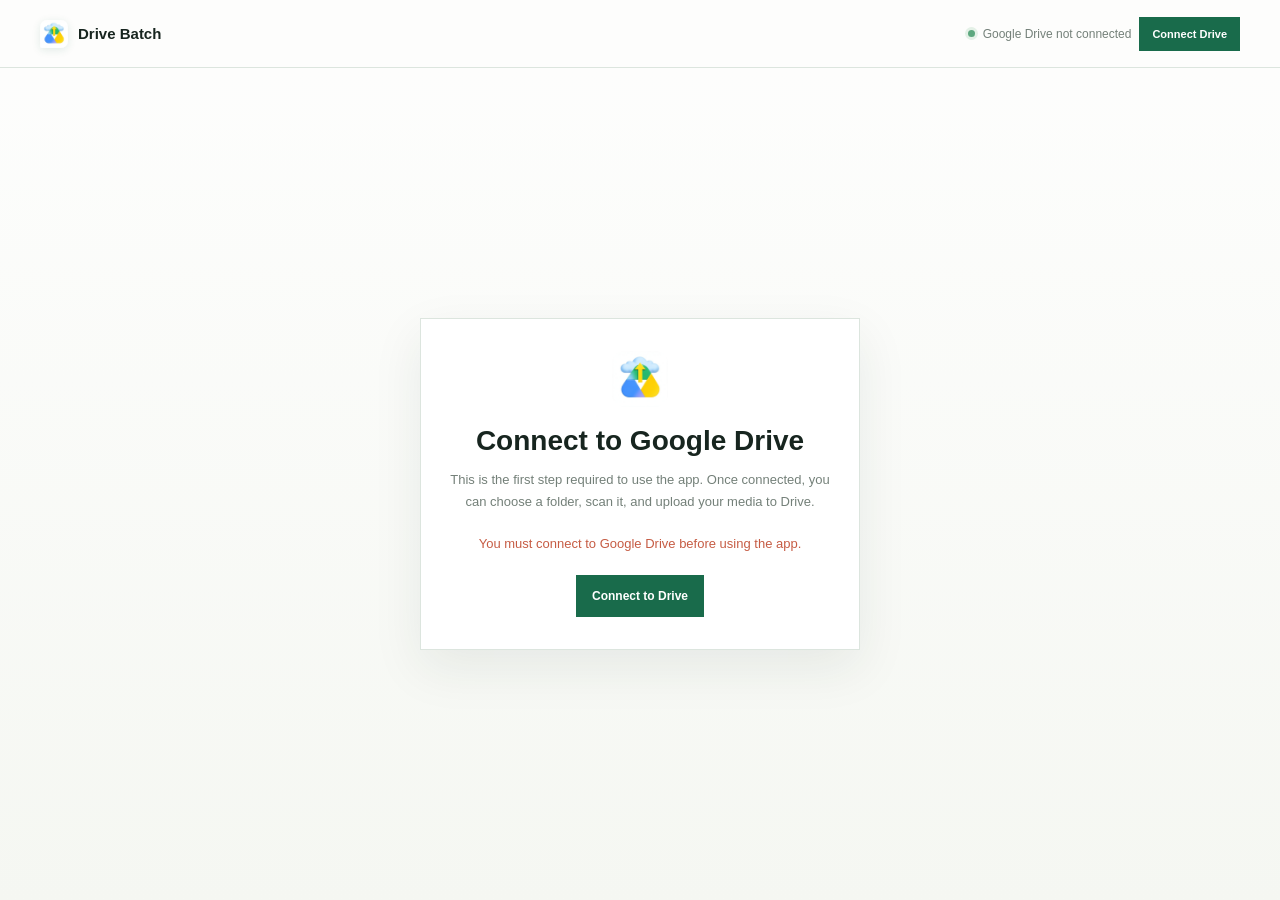
<file: extension/index.html>
<!doctype html>
<html lang="en">
	<head>
		<meta charset="utf-8" />
		<meta name="viewport" content="width=device-width, initial-scale=1" />
		<title>Drive Batch Organizer</title>
		<link rel="stylesheet" href="styles.css" />
	</head>
	<body>
		<header class="topbar">
			<a class="wordmark" href="#" aria-label="Drive Batch Organizer home">
				<img class="brand-image" src="drive-extension.png" alt="Drive Batch Organizer logo" />
				<span>Drive <strong>Batch</strong></span>
			</a>
			<div class="topbar-meta">
				<span class="status-light"></span><span id="connection-label">Local queue ready</span>
				<button id="connect-drive" class="connect-button" type="button">Connect Drive</button>
			</div>
		</header>

		<section id="landing-screen" class="landing-screen" aria-live="polite" aria-label="Google Drive connection">
			<div class="landing-card">
				<img class="landing-logo" src="drive-extension.png" alt="Drive Batch Organizer" />
				<h2>Connect to Google Drive</h2>
				<p>
					This is the first step required to use the app. Once connected, you can choose a folder, scan it,
					and upload your media to Drive.
				</p>
				<p id="landing-status" class="landing-status" role="status" aria-live="polite"></p>
				<button id="landing-connect" class="button button-primary" type="button">Connect to Drive</button>
			</div>
		</section>

		<main id="workspace-app" class="workspace-app" hidden>
			<section class="intro" aria-labelledby="page-title">
				<h1 id="page-title">Sort once.<br /><em>Upload with confidence.</em></h1>
				<p class="intro-copy">
					Choose a local directory, shape the destination, and let a resumable queue do the long work.
				</p>
			</section>

			<section class="workspace" aria-label="Batch configuration and queue">
				<div class="controls">
					<div class="section-heading">
						<span class="step">01</span>
						<h2>Source &amp; destination</h2>
					</div>
					<button id="choose-directory" class="directory-picker" type="button">
						<span class="folder-icon" aria-hidden="true">▱</span>
						<span class="picker-copy"
							><strong id="directory-name">Choose a source directory</strong
							><small id="directory-detail">Nothing is moved or changed locally</small></span
						>
						<span class="picker-action">Browse</span>
					</button>

					<div class="destination-label-row">
						<label class="field-label" for="destination-name">Drive destination folder</label>
						<button
							id="destination-help-toggle"
							class="help-button"
							type="button"
							aria-label="About destination folders"
							aria-expanded="false"
							aria-controls="destination-help"
						>
							?
						</button>
					</div>
					<p id="destination-help" class="destination-help" hidden>
						Enter a new folder name to create it in Drive's root, or paste an existing folder ID. To find
						the ID, open the folder in Drive and copy the long value at the end of the browser URL after
						<code>/folders/</code>. ID-shaped values are used directly; if Drive cannot access that folder,
						the upload will show an error instead of creating a folder with that value as its name.
					</p>
					<div class="input-wrap">
						<span aria-hidden="true">↗</span
						><input
							id="destination-name"
							maxlength="120"
							value="Drive Batch Organizer"
							autocomplete="off"
						/>
					</div>
					<p class="field-note">Use an existing folder ID, or create a new folder by entering its name.</p>

					<div class="section-heading rules-heading">
						<span class="step">02</span>
						<h2>Organization rules</h2>
					</div>
					<div class="rule-grid">
						<label class="select-field"
							><span>Categorize by</span
							><select id="category-rule">
								<option value="year-month">Creation month · YYYY-MM</option>
								<option value="month">Creation month · 1–12</option>
								<option value="none">No subfolders</option>
							</select></label
						>
						<label class="select-field"
							><span>Rename files</span
							><select id="rename-rule">
								<option value="original">Keep original name</option>
								<option value="date-prefix">Creation date + original</option>
								<option value="exact-date">Exact creation date</option>
							</select></label
						>
					</div>
					<div class="action-row">
						<button id="scan-button" class="button button-secondary" type="button" disabled>
							<span aria-hidden="true">⌕</span> Scan directory
						</button>
						<button id="run-button" class="button button-primary" type="button" disabled>
							<span aria-hidden="true">↑</span> Start upload
						</button>
					</div>
					<p id="message" class="message" role="status" aria-live="polite">Select a directory to begin.</p>
				</div>

				<aside class="queue-panel" aria-labelledby="queue-title">
					<div class="section-heading queue-heading">
						<span class="step">03</span>
						<h2 id="queue-title">Transfer queue</h2>
						<span id="queue-count" class="queue-count">0 files</span>
					</div>
					<div class="progress-summary">
						<div class="progress-numbers">
							<strong id="progress-value">0%</strong><span id="progress-detail">Waiting for a scan</span>
						</div>
						<div
							class="progress-track"
							role="progressbar"
							aria-label="Batch progress"
							aria-valuemin="0"
							aria-valuemax="100"
							aria-valuenow="0"
						>
							<span id="progress-bar"></span>
						</div>
					</div>
					<div class="queue-stats" aria-label="Queue status">
						<div><strong id="pending-count">0</strong><span>Pending</span></div>
						<div><strong id="active-count">0</strong><span>Active</span></div>
						<div><strong id="done-count">0</strong><span>Done</span></div>
						<div><strong id="failed-count">0</strong><span>Failed</span></div>
					</div>
					<div class="queue-list-wrap">
						<div class="list-label">
							<span>FILES</span><span id="session-label">NO ACTIVE SESSION</span>
						</div>
						<ol id="queue-list" class="queue-list">
							<li class="empty-state">Scanned files will appear here.</li>
						</ol>
					</div>
					<div class="recovery-note">
						<span class="recovery-icon" aria-hidden="true">↻</span>
						<p>
							<strong>Resume-ready queue</strong><br />Progress is saved locally as each file moves
							through the batch.
						</p>
					</div>
				</aside>
			</section>
			<footer>
				<span>Drive Batch Organizer</span>
				<span>Files stay on your device until uploaded.</span>
				<a href="privacy-policy.html">Privacy Policy</a>
			</footer>
		</main>
		<script type="module" src="app.js"></script>
	</body>
</html>
</file>
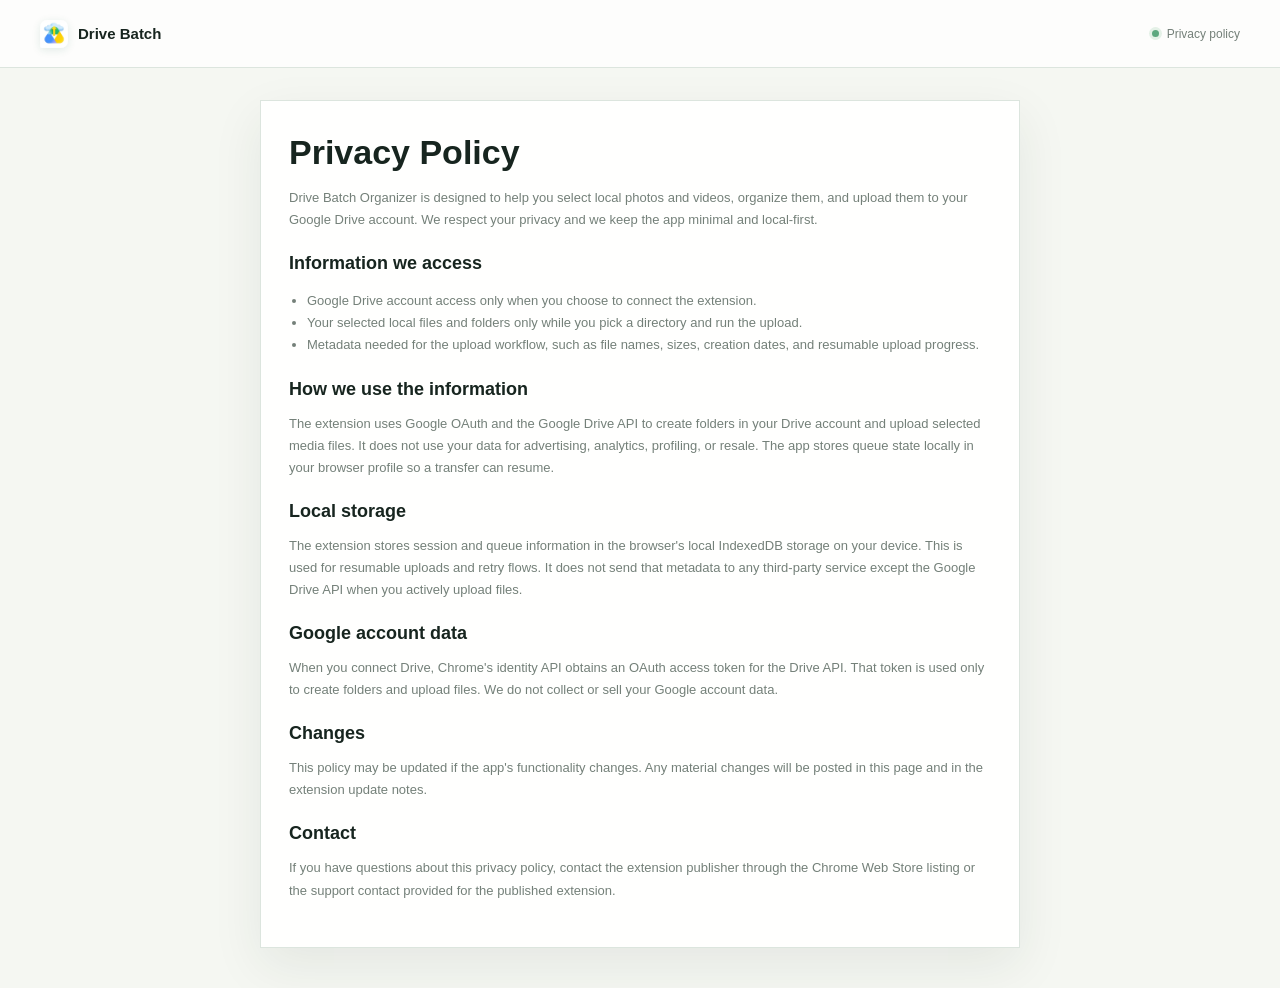
<file: extension/privacy-policy.html>
<!doctype html>
<html lang="en">
	<head>
		<meta charset="utf-8" />
		<meta name="viewport" content="width=device-width, initial-scale=1" />
		<title>Privacy Policy | Drive Batch Organizer</title>
		<link rel="stylesheet" href="styles.css" />
	</head>
	<body>
		<header class="topbar">
			<a class="wordmark" href="index.html" aria-label="Drive Batch Organizer home">
				<img class="brand-image" src="drive-extension.png" alt="Drive Batch Organizer logo" />
				<span>Drive <strong>Batch</strong></span>
			</a>
			<div class="topbar-meta"><span class="status-light"></span><span>Privacy policy</span></div>
		</header>

		<main class="policy-page">
			<section class="policy-card" aria-labelledby="policy-title">
				<h1 id="policy-title">Privacy Policy</h1>
				<p>
					Drive Batch Organizer is designed to help you select local photos and videos, organize them, and
					upload them to your Google Drive account. We respect your privacy and we keep the app minimal and
					local-first.
				</p>

				<h2>Information we access</h2>
				<ul>
					<li>Google Drive account access only when you choose to connect the extension.</li>
					<li>Your selected local files and folders only while you pick a directory and run the upload.</li>
					<li>
						Metadata needed for the upload workflow, such as file names, sizes, creation dates, and
						resumable upload progress.
					</li>
				</ul>

				<h2>How we use the information</h2>
				<p>
					The extension uses Google OAuth and the Google Drive API to create folders in your Drive account and
					upload selected media files. It does not use your data for advertising, analytics, profiling, or
					resale. The app stores queue state locally in your browser profile so a transfer can resume.
				</p>

				<h2>Local storage</h2>
				<p>
					The extension stores session and queue information in the browser's local IndexedDB storage on your
					device. This is used for resumable uploads and retry flows. It does not send that metadata to any
					third-party service except the Google Drive API when you actively upload files.
				</p>

				<h2>Google account data</h2>
				<p>
					When you connect Drive, Chrome's identity API obtains an OAuth access token for the Drive API. That
					token is used only to create folders and upload files. We do not collect or sell your Google account
					data.
				</p>

				<h2>Changes</h2>
				<p>
					This policy may be updated if the app's functionality changes. Any material changes will be posted
					in this page and in the extension update notes.
				</p>

				<h2>Contact</h2>
				<p>
					If you have questions about this privacy policy, contact the extension publisher through the Chrome
					Web Store listing or the support contact provided for the published extension.
				</p>
			</section>
		</main>
	</body>
</html>
</file>
<file: extension/styles.css>
:root {
	color-scheme: light;
	--ink: #17251f;
	--muted: #748079;
	--line: #dce5de;
	--paper: #f5f7f2;
	--white: #fff;
	--green: #196b4b;
	--green-dark: #124d37;
	--lime: #d4ef76;
	--coral: #c65c44;
	--mono: "SFMono-Regular", Consolas, monospace;
	--sans: "Avenir Next", "Trebuchet MS", sans-serif;
	--display: "Avenir Next", "Trebuchet MS", sans-serif;
}

* {
	box-sizing: border-box;
}
body {
	margin: 0;
	min-width: 360px;
	background: var(--paper);
	color: var(--ink);
	font-family: var(--sans);
}
.topbar {
	height: 68px;
	display: flex;
	align-items: center;
	justify-content: space-between;
	padding: 0 max(28px, calc((100vw - 1200px) / 2));
	border-bottom: 1px solid var(--line);
	background: rgba(255, 255, 255, 0.82);
}
.wordmark {
	display: flex;
	align-items: center;
	gap: 10px;
	text-decoration: none;
	color: var(--ink);
	font-family: var(--display);
	font-size: 15px;
	font-weight: 600;
}
.wordmark strong {
	font-weight: 800;
}
.brand-image {
	width: 28px;
	height: 28px;
	display: block;
	border-radius: 7px 7px 7px 2px;
	object-fit: cover;
	box-shadow: 0 2px 8px rgba(25, 107, 75, 0.12);
}
.topbar-meta {
	display: flex;
	align-items: center;
	gap: 8px;
	color: var(--muted);
	font-size: 12px;
}
.landing-screen {
	display: grid;
	place-items: center;
	min-height: calc(100vh - 68px);
	padding: 40px 20px;
	background: linear-gradient(180deg, rgba(255, 255, 255, 0.8), rgba(245, 247, 242, 0.9));
}
.landing-card {
	max-width: 440px;
	padding: 32px 26px;
	border: 1px solid var(--line);
	background: rgba(255, 255, 255, 0.96);
	box-shadow: 0 18px 48px rgba(27, 52, 39, 0.08);
	text-align: center;
}
.landing-logo {
	width: 56px;
	height: 56px;
	margin: 0 auto 14px;
	border-radius: 14px;
	object-fit: cover;
}
.landing-card h2 {
	margin: 0 0 12px;
	font-family: var(--display);
	font-size: 28px;
}
.landing-card p {
	margin: 0 0 20px;
	color: var(--muted);
	font-size: 13px;
	line-height: 1.7;
}
.landing-status {
	min-height: 20px;
	margin: -6px 0 16px;
	color: var(--muted);
	font-size: 12px;
	line-height: 1.5;
}
.landing-status[data-kind="error"] {
	color: var(--coral);
}
.landing-status[data-kind="success"] {
	color: var(--green);
}
.landing-screen[hidden],
.workspace-app[hidden] {
	display: none !important;
}
.status-light {
	width: 7px;
	height: 7px;
	border-radius: 50%;
	background: #5da87f;
	box-shadow: 0 0 0 3px #e4f1e7;
}
.connect-button {
	min-height: 34px;
	padding: 0 12px;
	border: 1px solid var(--green);
	color: #fff;
	background: var(--green);
	font: 600 11px var(--sans);
	cursor: pointer;
}
.connect-button:hover:not(:disabled) {
	background: var(--green-dark);
}
.connect-button:disabled {
	border-color: var(--line);
	color: var(--green-dark);
	background: #edf5ec;
	cursor: default;
}
main {
	max-width: 1200px;
	margin: 0 auto;
	padding: 28px 28px 30px;
}
.intro {
	position: relative;
	padding: 0 0 24px;
}
.intro::after {
	position: absolute;
	content: "";
	width: 220px;
	height: 4px;
	left: 0;
	bottom: 0;
	background: var(--lime);
}
.eyebrow,
.step,
.list-label,
footer {
	font-family: var(--mono);
	letter-spacing: 0;
}
.eyebrow {
	margin: 0 0 19px;
	color: var(--green);
	font-size: 10px;
	font-weight: 500;
}
.eyebrow span {
	padding: 0 7px;
	color: #9daaa0;
}
h1 {
	margin: 0;
	font-family: var(--display);
	font-size: 43px;
	line-height: 1.12;
	font-weight: 700;
}
h1 em {
	color: var(--green);
	font-style: normal;
}
.intro-copy {
	max-width: 490px;
	margin: 15px 0 0;
	color: var(--muted);
	font-size: 14px;
	line-height: 1.65;
}
.workspace {
	display: grid;
	grid-template-columns: minmax(0, 1fr) minmax(360px, 0.92fr);
	margin-top: 37px;
	border: 1px solid var(--line);
	background: var(--white);
	box-shadow: 0 18px 48px rgba(27, 52, 39, 0.06);
}
.controls {
	padding: 30px 34px 26px;
	border-right: 1px solid var(--line);
}
.section-heading {
	display: flex;
	align-items: center;
	gap: 11px;
	min-height: 22px;
}
.section-heading h2 {
	margin: 0;
	font-family: var(--display);
	font-size: 16px;
	font-weight: 700;
}
.step {
	color: var(--green);
	font-size: 10px;
	font-weight: 500;
}
.directory-picker {
	width: 100%;
	display: flex;
	align-items: center;
	gap: 13px;
	margin: 21px 0 23px;
	padding: 15px 14px;
	border: 1px dashed #aebfb2;
	background: #f8faf6;
	color: var(--ink);
	text-align: left;
	cursor: pointer;
	transition:
		background 0.18s,
		border-color 0.18s;
}
.directory-picker:hover {
	background: #eff5ed;
	border-color: var(--green);
}
.folder-icon {
	color: var(--green);
	font-size: 25px;
	line-height: 1;
}
.picker-copy {
	flex: 1;
	display: flex;
	flex-direction: column;
	gap: 4px;
	min-width: 0;
}
.picker-copy strong {
	overflow: hidden;
	font-size: 13px;
	font-weight: 600;
	text-overflow: ellipsis;
	white-space: nowrap;
}
.picker-copy small {
	color: var(--muted);
	font-size: 11px;
}
.picker-action {
	padding: 7px 10px;
	background: var(--green);
	color: #fff;
	font-size: 11px;
	font-weight: 600;
}
.field-label,
.select-field > span {
	display: block;
	color: #526158;
	font-size: 11px;
	font-weight: 600;
}
.destination-label-row {
	display: flex;
	align-items: center;
	gap: 7px;
}
.help-button {
	width: 17px;
	height: 17px;
	display: inline-grid;
	place-items: center;
	padding: 0;
	border: 1px solid #aebfb2;
	border-radius: 50%;
	color: var(--green);
	background: #fff;
	font: 600 10px var(--sans);
	line-height: 1;
	cursor: pointer;
}
.help-button:hover,
.help-button:focus-visible {
	border-color: var(--green);
	background: #eff5ed;
}
.destination-help {
	margin: 8px 0 0;
	padding: 10px 12px;
	border-left: 2px solid var(--green);
	color: #526158;
	background: #f3f7f1;
	font-size: 11px;
	line-height: 1.55;
}
.destination-help code {
	font: 10px var(--mono);
}
.input-wrap {
	display: flex;
	align-items: center;
	gap: 9px;
	height: 42px;
	margin-top: 8px;
	padding: 0 12px;
	border: 1px solid var(--line);
	color: var(--green);
}
.input-wrap input {
	width: 100%;
	height: 100%;
	padding: 0;
	border: 0;
	outline: 0;
	color: var(--ink);
	background: transparent;
	font: 500 13px var(--sans);
}
.input-wrap:focus-within {
	border-color: var(--green);
	box-shadow: 0 0 0 2px rgba(25, 107, 75, 0.09);
}
.field-note {
	margin: 7px 0 0;
	color: var(--muted);
	font-size: 10px;
}
.rules-heading {
	margin-top: 28px;
}
.rule-grid {
	display: grid;
	grid-template-columns: 1fr 1fr;
	gap: 13px;
	margin-top: 16px;
}
.select-field select {
	width: 100%;
	height: 42px;
	margin-top: 8px;
	padding: 0 30px 0 10px;
	border: 1px solid var(--line);
	border-radius: 0;
	color: var(--ink);
	background: #fff;
	font: 500 11px var(--sans);
}
.select-field select:focus {
	outline: 2px solid rgba(25, 107, 75, 0.25);
	outline-offset: 1px;
}
.action-row {
	display: flex;
	gap: 10px;
	margin-top: 24px;
}
.button {
	display: inline-flex;
	align-items: center;
	justify-content: center;
	gap: 8px;
	min-height: 42px;
	padding: 0 15px;
	border: 1px solid var(--green);
	font: 600 12px var(--sans);
	cursor: pointer;
	transition:
		background 0.18s,
		transform 0.18s;
}
.button:active:not(:disabled) {
	transform: translateY(1px);
}
.button:disabled {
	opacity: 0.43;
	cursor: not-allowed;
}
.button-secondary {
	color: var(--green);
	background: #fff;
}
.button-secondary:hover:not(:disabled) {
	background: #f1f6f1;
}
.button-primary {
	flex: 1;
	color: #fff;
	background: var(--green);
}
.button-primary:hover:not(:disabled) {
	background: var(--green-dark);
}
.message {
	min-height: 16px;
	margin: 12px 0 0;
	color: var(--muted);
	font-size: 11px;
}
.message[data-kind="error"] {
	color: var(--coral);
}
.message[data-kind="success"] {
	color: var(--green);
}
.queue-panel {
	min-width: 0;
	padding: 30px 30px 24px;
}
.queue-heading {
	gap: 10px;
}
.queue-count {
	margin-left: auto;
	color: var(--muted);
	font: 10px var(--mono);
}
.progress-summary {
	margin-top: 28px;
}
.progress-numbers {
	display: flex;
	align-items: baseline;
	justify-content: space-between;
	margin-bottom: 10px;
}
.progress-numbers strong {
	font-family: var(--display);
	font-size: 31px;
	font-weight: 700;
}
.progress-numbers span {
	color: var(--muted);
	font-size: 11px;
}
.progress-track {
	height: 7px;
	overflow: hidden;
	background: #e8eee8;
}
.progress-track > span {
	display: block;
	width: 0;
	height: 100%;
	background: var(--green);
	transition: width 0.3s ease;
}
.queue-stats {
	display: grid;
	grid-template-columns: repeat(4, 1fr);
	margin: 20px 0 25px;
	border-top: 1px solid var(--line);
	border-bottom: 1px solid var(--line);
}
.queue-stats > div {
	display: flex;
	flex-direction: column;
	gap: 4px;
	padding: 13px 8px;
	border-right: 1px solid var(--line);
}
.queue-stats > div:first-child {
	padding-left: 0;
}
.queue-stats > div:last-child {
	border-right: 0;
}
.queue-stats strong {
	font-family: var(--display);
	font-size: 17px;
	font-weight: 700;
}
.queue-stats span {
	color: var(--muted);
	font-size: 10px;
}
.list-label {
	display: flex;
	justify-content: space-between;
	color: var(--muted);
	font-size: 9px;
	font-weight: 500;
}
.list-label span:last-child {
	color: #8d9991;
}
.queue-list-wrap {
	min-height: 190px;
}
.queue-list {
	max-height: 240px;
	overflow: auto;
	margin: 8px -8px 0 0;
	padding: 0 8px 0 0;
	list-style: none;
}
.queue-list li {
	display: flex;
	align-items: center;
	gap: 10px;
	min-width: 0;
	padding: 11px 0;
	border-bottom: 1px solid #edf1ed;
}
.file-kind {
	flex: 0 0 28px;
	height: 28px;
	display: grid;
	place-items: center;
	color: var(--green);
	background: #edf5ec;
	font: 9px var(--mono);
}
.file-info {
	flex: 1;
	min-width: 0;
	display: flex;
	flex-direction: column;
	gap: 3px;
}
.file-info strong {
	overflow: hidden;
	font-size: 11px;
	font-weight: 600;
	text-overflow: ellipsis;
	white-space: nowrap;
}
.file-info small {
	color: var(--muted);
	font-size: 10px;
}
.file-state {
	color: var(--muted);
	font: 9px var(--mono);
	text-transform: uppercase;
}
.file-state[data-state="completed"] {
	color: var(--green);
}
.file-state[data-state="failed"] {
	color: var(--coral);
}
.empty-state {
	color: var(--muted);
	font-size: 11px;
}
.recovery-note {
	display: flex;
	gap: 11px;
	align-items: flex-start;
	margin-top: 15px;
	padding: 12px;
	background: #f4f7ef;
}
.recovery-icon {
	color: var(--green);
	font-size: 19px;
}
.recovery-note p {
	margin: 0;
	color: var(--muted);
	font-size: 10px;
	line-height: 1.6;
}
.recovery-note strong {
	color: var(--ink);
	font-size: 11px;
	font-weight: 600;
}
footer {
	display: flex;
	justify-content: space-between;
	align-items: center;
	gap: 10px;
	margin-top: 23px;
	color: #8a968e;
	font-size: 9px;
}
footer a {
	color: var(--green);
	text-decoration: none;
	font-weight: 600;
}
footer a:hover {
	text-decoration: underline;
}
.policy-page {
	padding: 32px 20px 40px;
}
.policy-card {
	max-width: 760px;
	margin: 0 auto;
	padding: 32px 28px;
	border: 1px solid var(--line);
	background: rgba(255, 255, 255, 0.96);
	box-shadow: 0 18px 48px rgba(27, 52, 39, 0.08);
}
.policy-card h1 {
	margin: 0 0 16px;
	font-family: var(--display);
	font-size: 34px;
}
.policy-card h2 {
	margin: 22px 0 10px;
	font-family: var(--display);
	font-size: 18px;
}
.policy-card p,
.policy-card li {
	color: var(--muted);
	font-size: 13px;
	line-height: 1.7;
}
.policy-card ul {
	padding-left: 18px;
}

@media (max-width: 820px) {
	main {
		padding-top: 38px;
	}
	.workspace {
		grid-template-columns: 1fr;
	}
	.controls {
		border-right: 0;
		border-bottom: 1px solid var(--line);
	}
}
@media (max-width: 540px) {
	.topbar {
		height: 58px;
		padding: 0 18px;
	}
	.topbar-meta #connection-label {
		display: none;
	}
	.topbar-meta {
		font-size: 10px;
	}
	main {
		padding: 33px 16px 24px;
	}
	h1 {
		font-size: 36px;
	}
	.workspace {
		margin-top: 27px;
	}
	.controls,
	.queue-panel {
		padding: 23px 18px;
	}
	.rule-grid {
		grid-template-columns: 1fr;
		gap: 12px;
	}
	.action-row {
		flex-direction: column;
	}
	.button-primary {
		flex: auto;
	}
	footer {
		gap: 10px;
		flex-direction: column;
	}
}

@media (prefers-reduced-motion: reduce) {
	*,
	*::before,
	*::after {
		scroll-behavior: auto !important;
		transition-duration: 0.01ms !important;
	}
}
</file>
